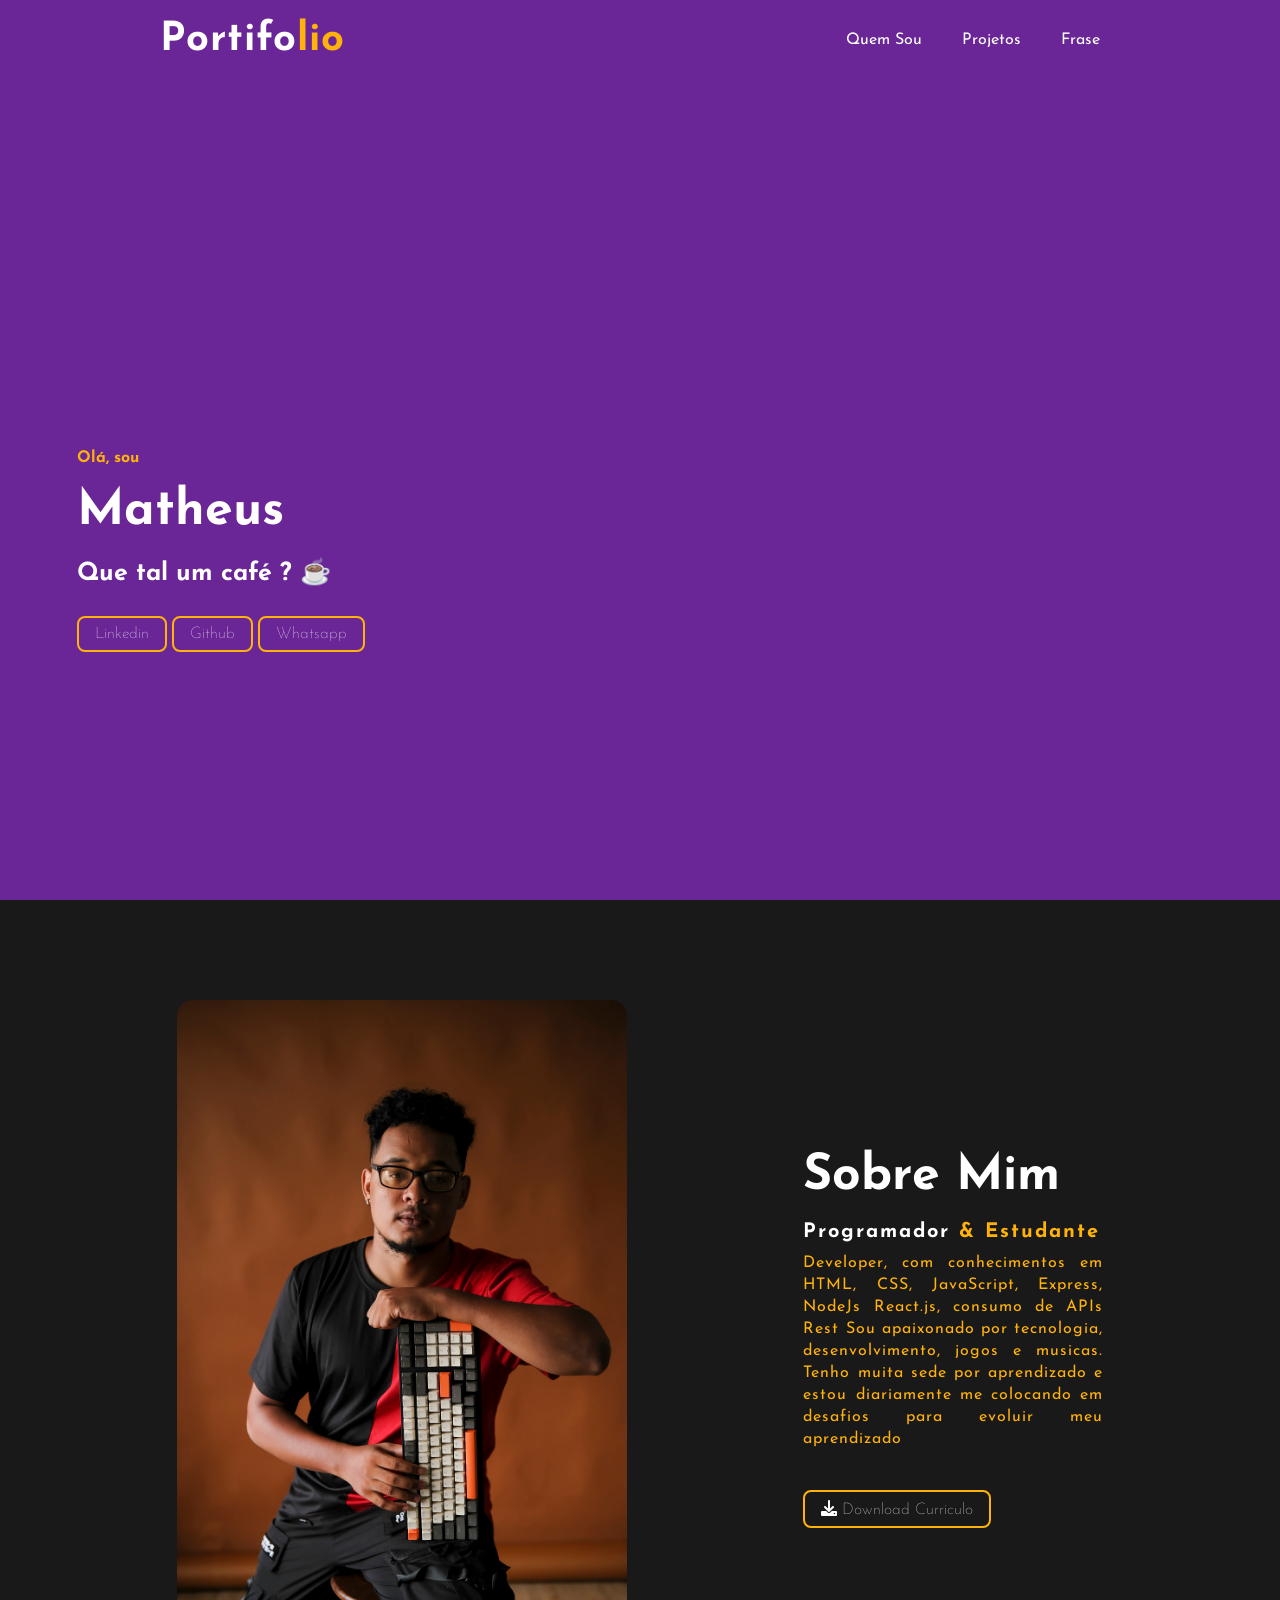
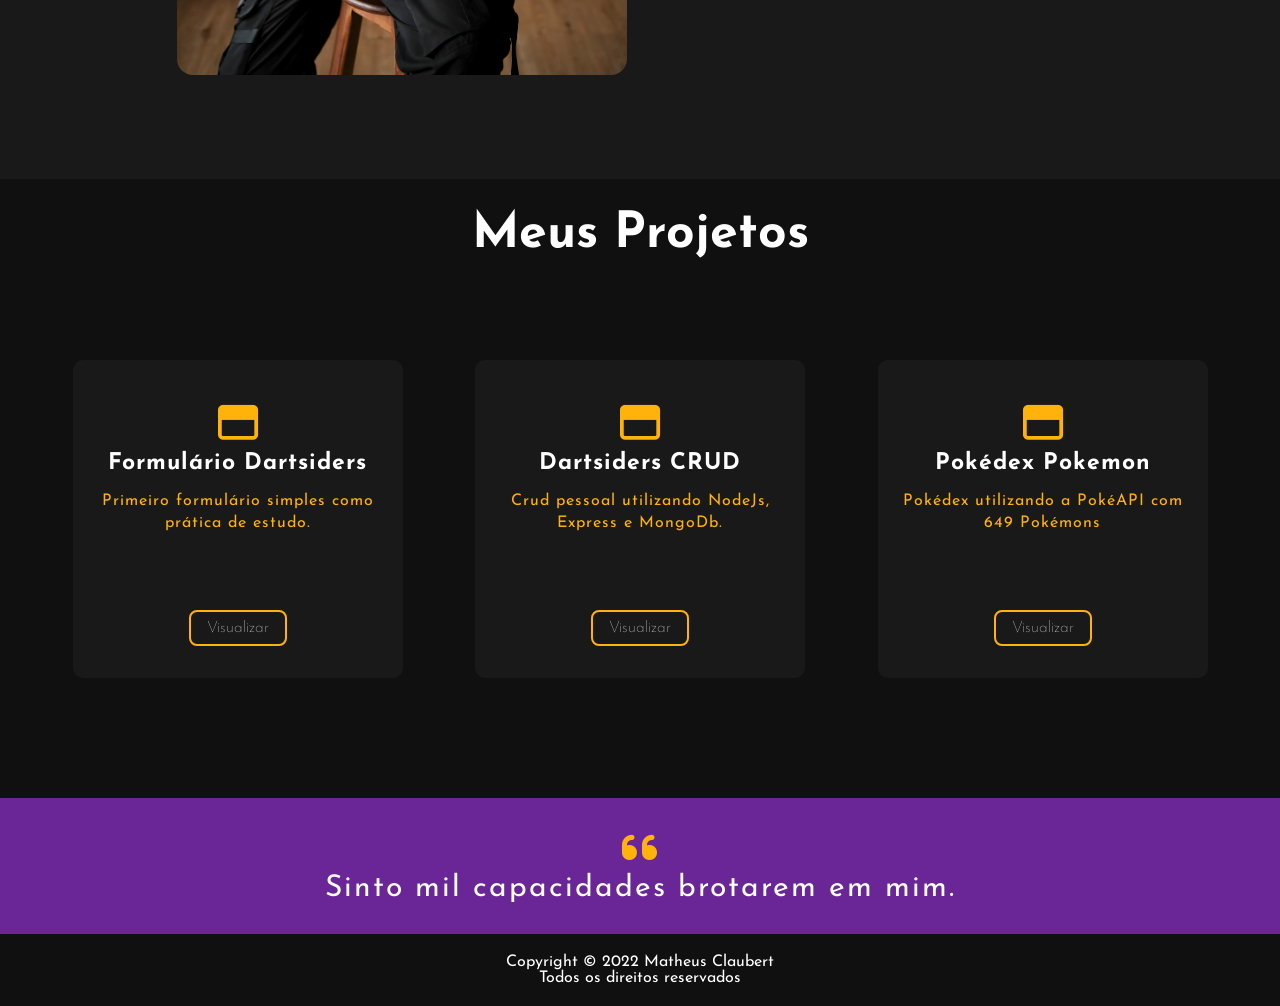
<file: index.html>
<!DOCTYPE html>
<html lang="pt-br">
  <head>
    <meta charset="UTF-8" />
    <meta http-equiv="X-UA-Compatible" content="IE=edge" />
    <meta name="viewport" content="width=device-width, initial-scale=1.0" />
    <title>Portifolio</title>
    <link rel="shortcut icon" href="imagens/favicon.png" type="image/x-icon">
    <!--  Css -->
    <!---->
    <!-- icons -->
    <link
      rel="stylesheet"
      href="https://cdn.jsdelivr.net/npm/bootstrap-icons@1.9.1/font/bootstrap-icons.css"
    />

    <link rel="stylesheet" href="css/style.css" />
    <!-- Link para os icones  -->
    <link
      rel="stylesheet"
      href="https://cdnjs.cloudflare.com/ajax/libs/font-awesome/6.0.0/css/all.min.css"
      integrity="sha512-9usAa10IRO0HhonpyAIVpjrylPvoDwiPUiKdWk5t3PyolY1cOd4DSE0Ga+ri4AuTroPR5aQvXU9xC6qOPnzFeg=="
      crossorigin="anonymous"
      referrerpolicy="no-referrer"
    />

    <!-- Fonte -->
    <link rel="preconnect" href="https://fonts.googleapis.com" />
    <link rel="preconnect" href="https://fonts.gstatic.com" crossorigin />
    <link
      href="https://fonts.googleapis.com/css2?family=Josefin+Sans:wght@200;300;700&display=swap"
      rel="stylesheet"
    />
  </head>

  <body>
    <div class="background">
      <header class="header">
        <div class="menu">
          <a href="#">
            <div>
              <h2 id="logo">
            
                Portifo<span class="cor-text-secundario">lio</span>
              </h2>
            </div>
          </a>

          <nav>
            <ul class="nav-list">
              <li><a href="#sobre">Quem Sou</a></li>
              <li><a href="#projetos">Projetos</a></li>
              <li><a href="#frases">Frase</a></li>
            </ul>
          </nav>
        </div>
      </header>

      <div class="boas-vindas">
        
        <h4 class="cor-text-secundario">Olá, sou</h4>
        <h1 id="txt">
          <p>Matheus <span class="typed-text"></span><span class="cursor">&nbsp;</span></p>
       </h1>
        <h3>Que tal um café ? ☕</h3 >
        <div>
        </div>
          <a href="https://www.linkedin.com/in/matheus-claubert-8613b0152"target="_blank" rel="external" class="btn">Linkedin</a>
          <a href="https://github.com/MatheusClaubert"target="_blank" rel="external" class="btn">Github</a>
          <a href="https://contate.me/dev-matheusclaubert"target="_blank" rel="external" class="btn">Whatsapp</a>
        </div>
      </div>
    </div>
    <!-- Fim do background-->

    <!-- Seção SOBRE MIM ------------------- -->
    <section id="sobre">
      <div class="main">
        <figure>
          <img src="imagens/DSCF0389.JPG" alt="" style="border-radius: 1em" />
        </figure>

        <div class="sobre-texto">
          <h2>Sobre Mim</h2>
          <h5>
            Programador <span class="cor-text-secundario">& Estudante</span>
          </h5>
          <p>
            Developer, com conhecimentos em HTML, CSS, JavaScript, Express, NodeJs 
            React.js, consumo de APIs Rest Sou apaixonado por tecnologia, desenvolvimento, 
            jogos e musicas. Tenho muita sede por aprendizado e estou diariamente me colocando em desafios para evoluir meu aprendizado
          </p>
          <a href="curriculo/Matheus Claubert -Front-end.pdf" target="_blank" rel="external" class="btn">
            <i class="fa-solid fa-download"></i>
            Download Curriculo</a
          >
        </div>
      </div>
    </section>

    <!-- Serviços  -->
    <section class="servico" id="projetos">
      <header class="titulo">
        <h2>Meus Projetos</h2>
      </header>

      <!--  Cards -->
      <div class="box">
        <!-- card -->
        <div class="card">
          <i class="fa-regular fa-window-maximize"></i>
          <h5>Formulário Dartsiders</h5>
          <p>
            Primeiro formulário simples como prática de estudo.
          </p>

          <div>
            <a href="https://cranky-liskov-458692.netlify.app/"target="_blank" rel="external" class="btn"
              >Visualizar</a
            >
          </div>
        </div>
        <!-- card -->
        <div class="card">
          <i class="fa-regular fa-window-maximize"></i>
          <h5>Dartsiders CRUD</h5>
          <p>
            Crud pessoal utilizando NodeJs, Express e MongoDb.
          </p>
          <div>
            <a href="https://crud-dartsiders.herokuapp.com/"target="_blank" rel="external"class="btn"
              >Visualizar</a
            >
          </div>
        </div>
        <!-- card -->
        <div class="card">
          <i class="fa-regular fa-window-maximize"></i>
          <h5>Pokédex Pokemon</h5>
          <p>
            Pokédex utilizando a PokéAPI com 649 Pokémons
          </p>

          <div>
            <a href="https://pokedexdart.netlify.app/"target="_blank" rel="external"class="btn">Visualizar</a>
          </div>
        </div>
      </div>
    </section>
  
    <!--  Frase  -->
    <section class="frase" id="frases">
      <p id="aspas">
        <i class="fa-solid fa-quote-left cor-text-secundario"></i>
      </p>
      <p id="texto">Sinto mil capacidades brotarem em mim.</p>
    </section>
 
    <!--  Rodape -->
    <footer>
      <p>Copyright © 2022 Matheus Claubert</p>
      <p>Todos os direitos reservados</p>
    </footer>
    <div>
      <ul class="circles">
        <li></li>
        <li></li>
        <li></li>
        <li></li>
        <li></li>
        <li></li>
        <li></li>
        <li></li>
        <li></li>
        <li></li>
      </ul>
    </div>
    <script src="js/script.js"></script>
  </body>
</html>
</file>
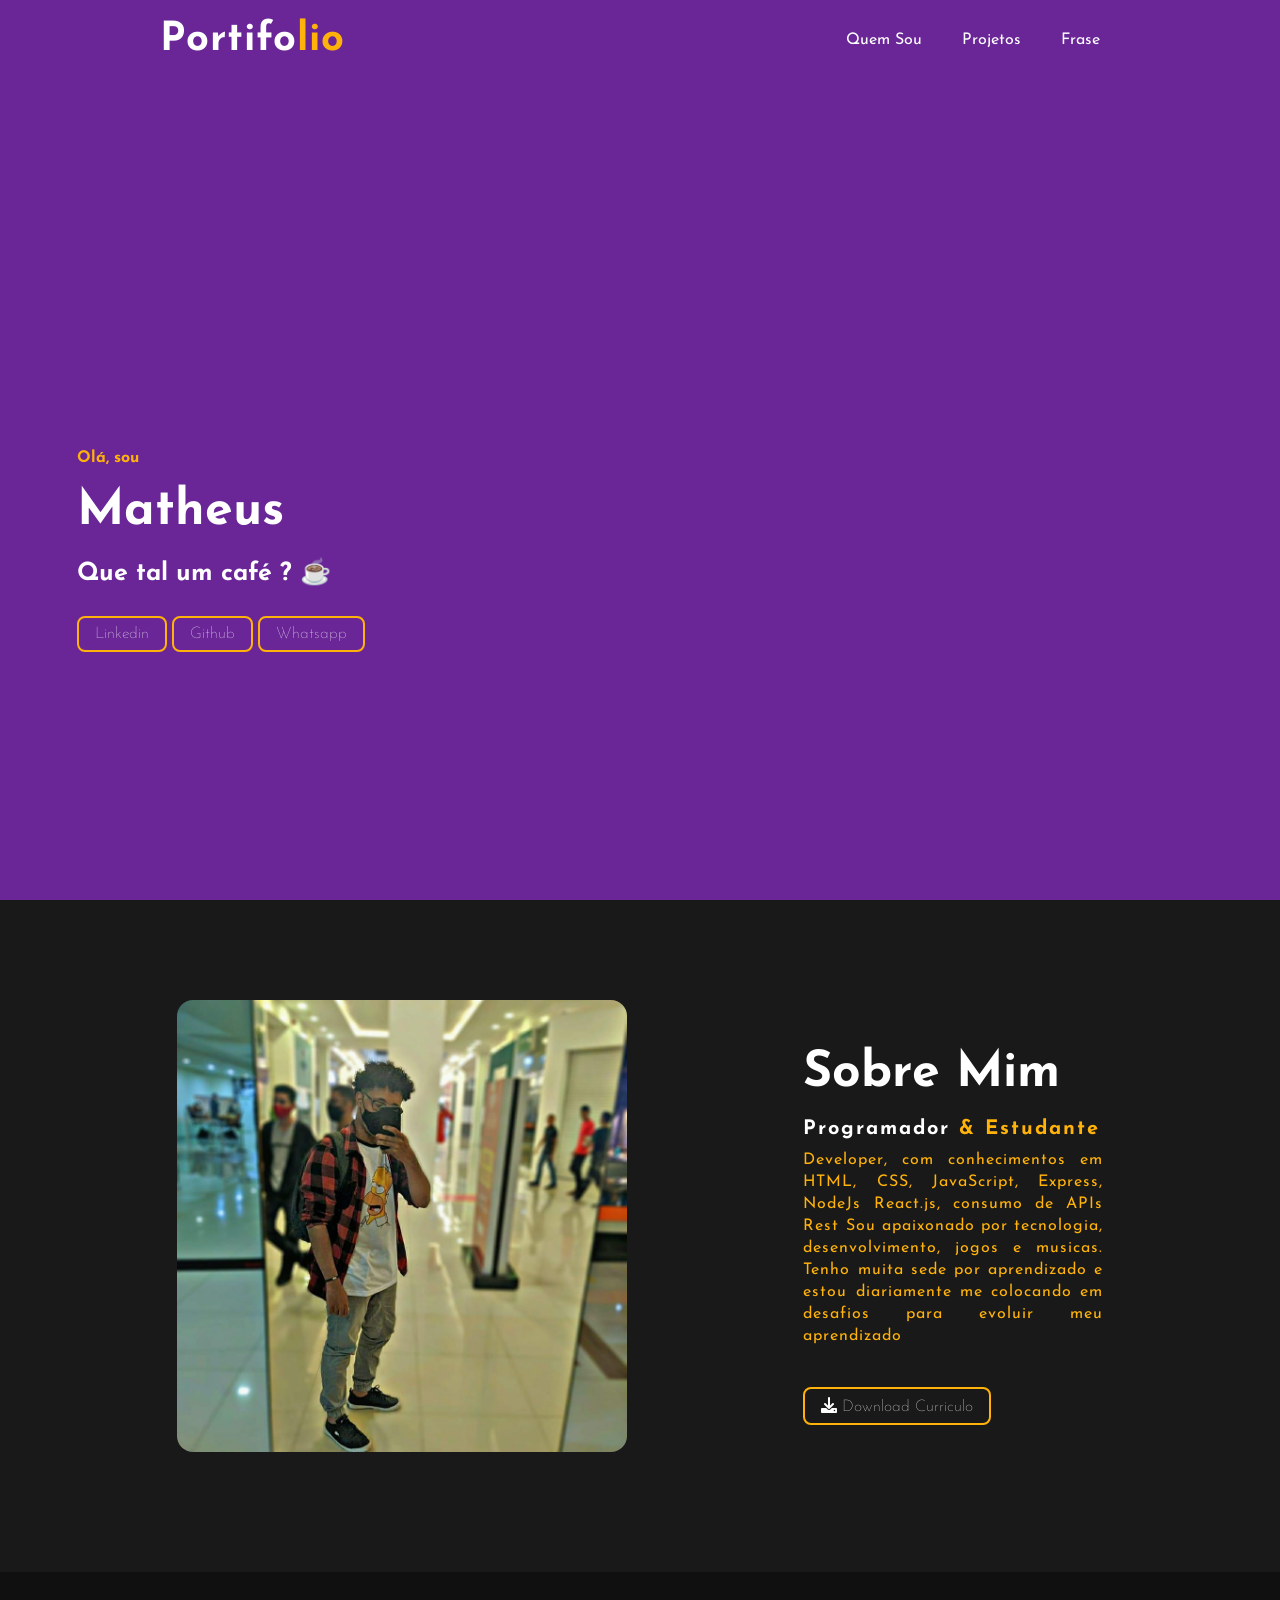
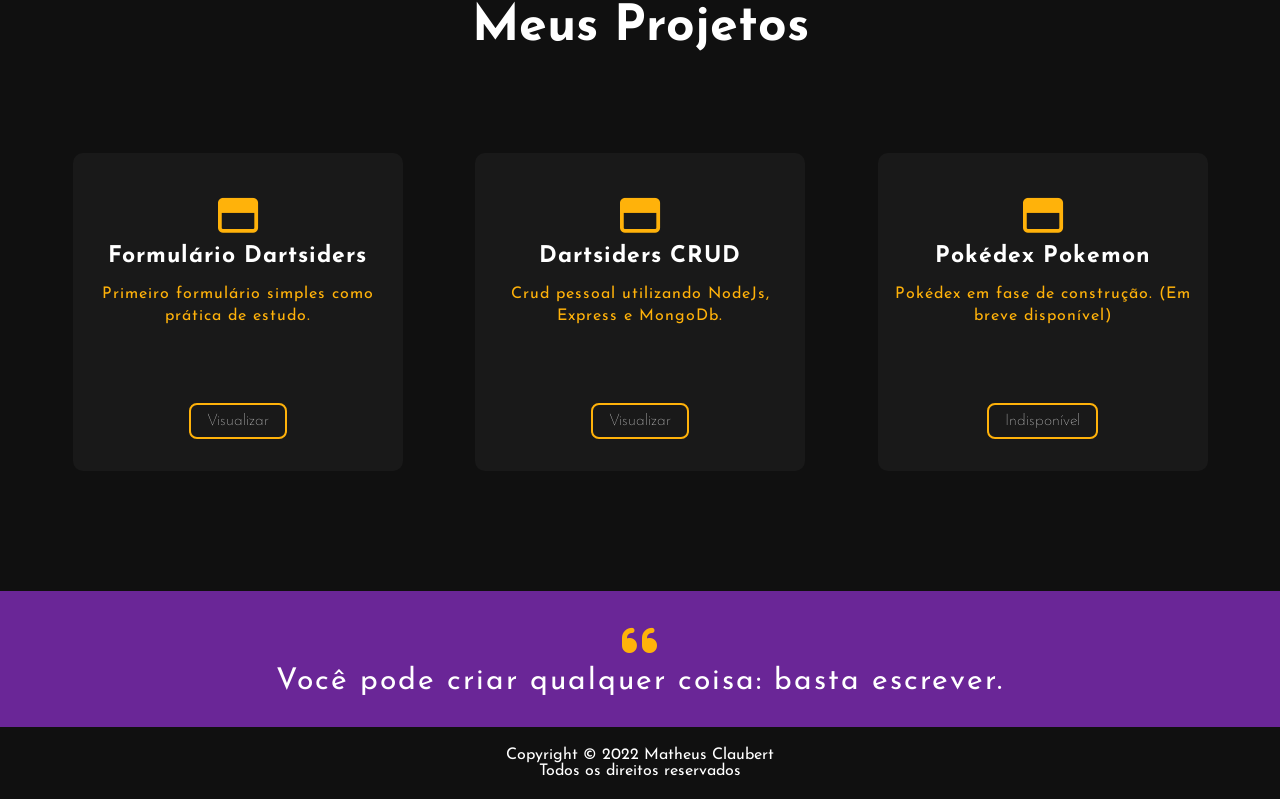
<file: portfolio-main/index.html>
<!DOCTYPE html>
<html lang="pt-br">
  <head>
    <meta charset="UTF-8" />
    <meta http-equiv="X-UA-Compatible" content="IE=edge" />
    <meta name="viewport" content="width=device-width, initial-scale=1.0" />
    <title>Portifolio</title>
    <link rel="shortcut icon" href="imagens/favicon.png" type="image/x-icon">
    <!--  Css -->
    <!---->
    <!-- icons -->
    <link
      rel="stylesheet"
      href="https://cdn.jsdelivr.net/npm/bootstrap-icons@1.9.1/font/bootstrap-icons.css"
    />

    <link rel="stylesheet" href="css/style.css" />
    <!-- Link para os icones  -->
    <link
      rel="stylesheet"
      href="https://cdnjs.cloudflare.com/ajax/libs/font-awesome/6.0.0/css/all.min.css"
      integrity="sha512-9usAa10IRO0HhonpyAIVpjrylPvoDwiPUiKdWk5t3PyolY1cOd4DSE0Ga+ri4AuTroPR5aQvXU9xC6qOPnzFeg=="
      crossorigin="anonymous"
      referrerpolicy="no-referrer"
    />

    <!-- Fonte -->
    <link rel="preconnect" href="https://fonts.googleapis.com" />
    <link rel="preconnect" href="https://fonts.gstatic.com" crossorigin />
    <link
      href="https://fonts.googleapis.com/css2?family=Josefin+Sans:wght@200;300;700&display=swap"
      rel="stylesheet"
    />
  </head>

  <body>
    <div class="background">
      <header>
        <div class="menu">
          <div>
            <h2 id="logo">
              Portifo<span class="cor-text-secundario">lio</span>
            </h2>
          </div>

          <nav>
            <ul class="nav-list">
              <li><a href="#sobre">Quem Sou</a></li>
              <li><a href="#projetos">Projetos</a></li>
              <li><a href="#frases">Frase</a></li>
            </ul>
          </nav>
        </div>
      </header>

      <div class="boas-vindas">
        
        <h4 class="cor-text-secundario">Olá, sou</h4>
        <h1 id="txt">
          <p>Matheus <span class="typed-text"></span><span class="cursor">&nbsp;</span></p>
       </h1>
        <h3>Que tal um café ? ☕</h3 >
        <div>
        </div>
          <a href="https://www.linkedin.com/in/matheus-claubert-8613b0152"target="_blank" rel="external" class="btn">Linkedin</a>
          <a href="https://github.com/MatheusClaubert"target="_blank" rel="external" class="btn">Github</a>
          <a href="https://contate.me/dev-matheusclaubert"target="_blank" rel="external" class="btn">Whatsapp</a>
        </div>
      </div>
    </div>
    <!-- Fim do background-->

    <!-- Seção SOBRE MIM ------------------- -->
    <section id="sobre">
      <div class="main">
        <figure>
          <img src="imagens/eu.jpg" alt="" style="border-radius: 1em" />
        </figure>

        <div class="sobre-texto">
          <h2>Sobre Mim</h2>
          <h5>
            Programador <span class="cor-text-secundario">& Estudante</span>
          </h5>
          <p>
            Developer, com conhecimentos em HTML, CSS, JavaScript, Express, NodeJs 
            React.js, consumo de APIs Rest Sou apaixonado por tecnologia, desenvolvimento, 
            jogos e musicas. Tenho muita sede por aprendizado e estou diariamente me colocando em desafios para evoluir meu aprendizado
          </p>
          <a href="curriculo/MatheusClaubert.pdf" class="btn">
            <i class="fa-solid fa-download"></i>
            Download Curriculo</a
          >
        </div>
      </div>
    </section>

    <!-- Serviços  -->
    <section class="servico" id="projetos">
      <header class="titulo">
        <h2>Meus Projetos</h2>
      </header>

      <!--  Cards -->
      <div class="box">
        <!-- card -->
        <div class="card">
          <i class="fa-regular fa-window-maximize"></i>
          <h5>Formulário Dartsiders</h5>
          <p>
            Primeiro formulário simples como prática de estudo.
          </p>

          <div>
            <a href="https://cranky-liskov-458692.netlify.app/"target="_blank" rel="external" class="btn"
              >Visualizar</a
            >
          </div>
        </div>
        <!-- card -->
        <div class="card">
          <i class="fa-regular fa-window-maximize"></i>
          <h5>Dartsiders CRUD</h5>
          <p>
            Crud pessoal utilizando NodeJs, Express e MongoDb.
          </p>
          <div>
            <a href="https://crud-dartsiders.herokuapp.com/"target="_blank" rel="external"class="btn"
              >Visualizar</a
            >
          </div>
        </div>
        <!-- card -->
        <div class="card">
          <i class="fa-regular fa-window-maximize"></i>
          <h5>Pokédex Pokemon</h5>
          <p>
            Pokédex em fase de construção. (Em breve disponível)
          </p>

          <div>
            <a class="btn">Indisponível</a>
          </div>
        </div>
      </div>
    </section>
  
    <!--  Frase  -->
    <section class="frase" id="frases">
      <p id="aspas">
        <i class="fa-solid fa-quote-left cor-text-secundario"></i>
      </p>
      <p id="texto">Você pode criar qualquer coisa: basta escrever.</p>
    </section>
 
    <!--  Rodape -->
    <footer>
      <p>Copyright © 2022 Matheus Claubert</p>
      <p>Todos os direitos reservados</p>
    </footer>
    <div>
      <ul class="circles">
        <li></li>
        <li></li>
        <li></li>
        <li></li>
        <li></li>
        <li></li>
        <li></li>
        <li></li>
        <li></li>
        <li></li>
      </ul>
    </div>
    <script src="js/script.js"></script>
  </body>
</html>
</file>
<file: css/style.css>
/* Configuração ------------ */
* {
  margin: 0;
  padding: 0;
  scroll-behavior: smooth;
  /* transition: 1s; */
}

a {
  text-decoration: none;
}
body {
  color: rgb(255, 255, 255);
  font-family: "Josefin Sans", sans-serif;

  /* background-color: #268e97;*/
}
.typed-text {
  color: #ffb20a;
}
/* */
@import url("https://fonts.googleapis.com/css2?family=Josefin+Sans");

* {
  margin: 0;
  padding: 0;
  box-sizing: border-box;
}
body {
  font-family: "Josefin Sans", sans-serif;
}

.container p span.cursor {
  display: inline-block;
  background-color: #ccc;
  margin-left: 0.1rem;
  width: 3px;
  animation: blink 1s infinite;
}
.container p span.cursor.typing {
  animation: none;
}
@keyframes blink {
  0% {
    background-color: #ccc;
  }
  49% {
    background-color: #ccc;
  }
  50% {
    background-color: transparent;
  }
  99% {
    background-color: transparent;
  }
  100% {
    background-color: #ccc;
  }
}
/*  Background */
.background {
  /* background: #6a2697; */
  background: -webkit-linear-gradient(to left, #6a00f5, #bd80fa);
  width: 100%;
}

.circles {
  position: fixed;
  top: 0px;
  left: 0px;
  width: 100%;
  height: 100%;
  overflow: hidden;
  z-index: -1;
}

.circles li {
  position: absolute;
  display: block;
  list-style: none;
  width: 20px;
  height: 20px;
  background: rgba(255, 255, 255, 0.2);
  animation: animate 25s linear infinite;
  bottom: -150px;
}

.circles li:nth-child(1) {
  left: 25%;
  width: 80px;
  height: 80px;
  animation-delay: 0s;
}

.circles li:nth-child(2) {
  left: 10%;
  width: 20px;
  height: 20px;
  animation-delay: 2s;
  animation-duration: 12s;
}

.circles li:nth-child(3) {
  left: 70%;
  width: 20px;
  height: 20px;
  animation-delay: 4s;
}

.circles li:nth-child(4) {
  left: 40%;
  width: 60px;
  height: 60px;
  animation-delay: 0s;
  animation-duration: 18s;
}

.circles li:nth-child(5) {
  left: 65%;
  width: 20px;
  height: 20px;
  animation-delay: 0s;
}

.circles li:nth-child(6) {
  left: 75%;
  width: 110px;
  height: 110px;
  animation-delay: 3s;
}

.circles li:nth-child(7) {
  left: 35%;
  width: 150px;
  height: 150px;
  animation-delay: 7s;
}

.circles li:nth-child(8) {
  left: 50%;
  width: 25px;
  height: 25px;
  animation-delay: 15s;
  animation-duration: 45s;
}

.circles li:nth-child(9) {
  left: 20%;
  width: 15px;
  height: 15px;
  animation-delay: 2s;
  animation-duration: 35s;
}

.circles li:nth-child(10) {
  left: 85%;
  width: 150px;
  height: 150px;
  animation-delay: 0s;
  animation-duration: 11s;
}

@keyframes animate {
  0% {
    transform: translateY(0) rotate(0deg);
    opacity: 1;
    border-radius: 0;
  }

  100% {
    transform: translateY(-1000px) rotate(720deg);
    opacity: 0;
    border-radius: 50%;
  }
}

.cor-text-secundario {
  color: #ffb20a;
}

/* Cabeçalho nav */

.nav-list {
  display: flex;
  list-style: none;
}

.nav-list a {
  color: white;
  padding: 20px;
}

#logo {
  color: white;
  font-size: 40px;
  letter-spacing: 1px;
  cursor: pointer;
}

.boas-vindas {
  position: absolute;
  top: 50%;
  left: 6%;
}

.boas-vindas h1 {
  margin: 20px 0px;
  font-size: 50px;
}

.boas-vindas h3 {
  font-size: 25px;
  margin-bottom: 30px;
}

.btn {
  background-color: transparent;
  border: 2px solid #ffb20a;
  /* padding: 50px; */
  padding: 0.5em 1em;
  border-radius: 0.5em;
  cursor: pointer;
  color: white;
  display: inline-block;
  font-weight: 100;
}

.btn:hover {
  background-color: #ffb20a;
  /* font-weight: bold; */
  font-weight: 900;
  color: black;
}

/*  Sobre mim ******************** */
#sobre {
  width: 100%;
  background-color: #191919;
  padding: 100px 0px;
  z-index: 10;
}
.main {
  display: flex;
  align-items: center;
  justify-content: space-evenly;
  flex-wrap: wrap;
}
#sobre img {
  height: auto;
  width: 450px;
}
.sobre-texto {
  width: 300px;
}

.sobre-texto h2 {
  font-size: 50px;
  margin-bottom: 20px;
}

.sobre-texto h5 {
  font-size: 20px;
  letter-spacing: 2px;
  margin-bottom: 10px;
}

.sobre-texto p {
  color: #ffb20a;
  letter-spacing: 1px;
  font-size: 16px;
  line-height: 22px;
  margin-bottom: 40px;
  text-align: justify;
}
.sobre-texto a {
  color: white;
}

/*  Serviços ******************* */

.servico {
  width: 100%;
  background-color: #101010;
}

.servico .titulo {
  padding-top: 30px;
}

.servico .titulo h2 {
  font-size: 50px;
  text-align: center;
}

/* Card */
.box {
  padding: 100px 0px;
  display: flex;
  justify-content: space-evenly;
  flex-wrap: wrap;
}

.card {
  width: 330px;
  min-height: 300px;
  border-radius: 10px;
  padding: 2em 0em;
  text-align: center;
  background-color: #191919;
  margin-bottom: 20px;
  display: flex;
  flex-direction: column;
  justify-content: space-evenly;
  align-items: center;
}
.card:hover {
  box-shadow: 1px 1px 0px #ffb20a;
}
.card i {
  font-size: 40px;
  color: #ffb20a;
  padding: 10px 0px;
}

.card h5 {
  font-size: 23px;
  margin-bottom: 15px;
  letter-spacing: 1px;
}

.card p {
  /* padding: 0px 20px; */
  width: 90%;
  height: 120px;
  color: #ffb20a;
  letter-spacing: 1px;
  line-height: 22px;
  /* margin-bottom: 30px; */
}
.card a {
  color: white;
}
/* .card > * {
  background: linear-gradient(45deg, #000, #555);
} */
/*  Frase ****************** */

.frase {
  /* background-image: url(../imagens/bg-2.jpg); */
  /* background-attachment: fixed; */
  /* background-size: cover; */
  /* background-repeat: no-repeat; */
  width: 100%;
  padding: 30px 0px;
}

.frase p {
  width: 60%;
  text-align: center;
  margin: 0 auto;
}

#aspas {
  font-size: 40px;
}

.frase #texto {
  font-size: 30px;
  letter-spacing: 2px;
}
.box.contato {
  padding: 100px 0px;
  display: flex;
  justify-content: space-evenly;
  flex-wrap: wrap;
}

/* Footer ******** */
footer {
  background-color: #101010;
  width: 100%;
  text-align: center;
  padding: 20px 0px;
}

/* Configuração ------------ */
* {
  margin: 0;
  padding: 0;
  scroll-behavior: smooth;
  /* transition: 1s; */
}

a {
  text-decoration: none;
}
body {
  color: rgb(255, 255, 255);
  font-family: "Josefin Sans", sans-serif;
  background-color: #6a2697;
}
.typed-text {
  color: #ffb20a;
}
/* */
@import url("https://fonts.googleapis.com/css2?family=Josefin+Sans");

* {
  margin: 0;
  padding: 0;
  box-sizing: border-box;
}
body {
  font-family: "Josefin Sans", sans-serif;
}

.container p span.cursor {
  display: inline-block;
  background-color: #ccc;
  margin-left: 0.1rem;
  width: 3px;
  animation: blink 1s infinite;
}
.container p span.cursor.typing {
  animation: none;
}
@keyframes blink {
  0% {
    background-color: #ccc;
  }
  49% {
    background-color: #ccc;
  }
  50% {
    background-color: transparent;
  }
  99% {
    background-color: transparent;
  }
  100% {
    background-color: #ccc;
  }
}
/*  Background */
.background {
  /* background: #6a2697; */
  background: -webkit-linear-gradient(to left, #6a00f5, #bd80fa);
  width: 100%;
  height: 100vh;
}

.circles {
  position: fixed;
  top: 0px;
  left: 0px;
  width: 100%;
  height: 100%;
  overflow: hidden;
  z-index: -1;
}

.circles li {
  position: absolute;
  display: block;
  list-style: none;
  width: 20px;
  height: 20px;
  background: rgba(255, 255, 255, 0.2);
  animation: animate 25s linear infinite;
  bottom: -150px;
}

.circles li:nth-child(1) {
  left: 25%;
  width: 80px;
  height: 80px;
  animation-delay: 0s;
}

.circles li:nth-child(2) {
  left: 10%;
  width: 20px;
  height: 20px;
  animation-delay: 2s;
  animation-duration: 12s;
}

.circles li:nth-child(3) {
  left: 70%;
  width: 20px;
  height: 20px;
  animation-delay: 4s;
}

.circles li:nth-child(4) {
  left: 40%;
  width: 60px;
  height: 60px;
  animation-delay: 0s;
  animation-duration: 18s;
}

.circles li:nth-child(5) {
  left: 65%;
  width: 20px;
  height: 20px;
  animation-delay: 0s;
}

.circles li:nth-child(6) {
  left: 75%;
  width: 110px;
  height: 110px;
  animation-delay: 3s;
}

.circles li:nth-child(7) {
  left: 35%;
  width: 150px;
  height: 150px;
  animation-delay: 7s;
}

.circles li:nth-child(8) {
  left: 50%;
  width: 25px;
  height: 25px;
  animation-delay: 15s;
  animation-duration: 45s;
}

.circles li:nth-child(9) {
  left: 20%;
  width: 15px;
  height: 15px;
  animation-delay: 2s;
  animation-duration: 35s;
}

.circles li:nth-child(10) {
  left: 85%;
  width: 150px;
  height: 150px;
  animation-delay: 0s;
  animation-duration: 11s;
}

@keyframes animate {
  0% {
    transform: translateY(0) rotate(0deg);
    opacity: 1;
    border-radius: 0;
  }

  100% {
    transform: translateY(-1000px) rotate(720deg);
    opacity: 0;
    border-radius: 50%;
  }
}

.cor-text-secundario {
  color: #ffb20a;
}

/* Cabeçalho */
.header {
  width: 100%;
  background-color: #6a2697;
  position: fixed;
  top: 0;
  left: 0;
  z-index: 2;
}
.menu {
  display: flex;
  align-items: center;
  justify-content: space-between;
  flex-wrap: wrap;
  max-width: 960px;
  margin: 0 auto;
  padding-top: 20px;
}

.nav-list {
  display: flex;
  list-style: none;
}

.nav-list a {
  color: white;
  padding: 20px;
}

#logo {
  color: white;
  font-size: 40px;
  letter-spacing: 1px;
  cursor: pointer;
}

.boas-vindas {
  position: absolute;
  top: 50%;
  left: 6%;
}

.boas-vindas h1 {
  margin: 20px 0px;
  font-size: 50px;
}

.boas-vindas h3 {
  font-size: 25px;
  margin-bottom: 30px;
}

.btn {
  background-color: transparent;
  border: 2px solid #ffb20a;
  /* padding: 50px; */
  padding: 0.5em 1em;
  border-radius: 0.5em;
  cursor: pointer;
  color: white;
  display: inline-block;
  font-weight: 100;
}

.btn:hover {
  background-color: #ffb20a;
  /* font-weight: bold; */
  font-weight: 900;
  color: black;
}

/*  Sobre mim ******************** */
#sobre {
  width: 100%;
  background-color: #191919;
  padding: 100px 0px;
  z-index: 10;
}
.main {
  display: flex;
  align-items: center;
  justify-content: space-evenly;
  flex-wrap: wrap;
}
#sobre img {
  height: auto;
  width: 450px;
}
.sobre-texto {
  width: 300px;
}

.sobre-texto h2 {
  font-size: 50px;
  margin-bottom: 20px;
}

.sobre-texto h5 {
  font-size: 20px;
  letter-spacing: 2px;
  margin-bottom: 10px;
}

.sobre-texto p {
  color: #ffb20a;
  letter-spacing: 1px;
  font-size: 16px;
  line-height: 22px;
  margin-bottom: 40px;
  text-align: justify;
}
.sobre-texto a {
  color: white;
}

/*  Serviços ******************* */

.servico {
  width: 100%;
  background-color: #101010;
}

/* Card */
.box {
  padding: 100px 0px;
  display: flex;
  justify-content: space-evenly;
  flex-wrap: wrap;
}

.card {
  width: 330px;
  min-height: 300px;
  border-radius: 10px;
  padding: 2em 0em;
  text-align: center;
  background-color: #191919;
  margin-bottom: 20px;
  display: flex;
  flex-direction: column;
  justify-content: space-evenly;
  align-items: center;
}
.card:hover {
  box-shadow: 1px 1px 0px #ffb20a;
}
.card i {
  font-size: 40px;
  color: #ffb20a;
  padding: 10px 0px;
}

.card h5 {
  font-size: 23px;
  margin-bottom: 15px;
  letter-spacing: 1px;
}

.card p {
  /* padding: 0px 20px; */
  width: 90%;
  height: 120px;
  color: #ffb20a;
  letter-spacing: 1px;
  line-height: 22px;
  /* margin-bottom: 30px; */
}
.card a {
  color: white;
}
/* .card > * {
  background: linear-gradient(45deg, #000, #555);
} */
/*  Frase ****************** */

.frase {
  /* background-image: url(../imagens/bg-2.jpg); */
  /* background-attachment: fixed; */
  /* background-size: cover; */
  /* background-repeat: no-repeat; */
  width: 100%;
  padding: 30px 0px;
}

.frase p {
  width: 60%;
  text-align: center;
  margin: 0 auto;
}

#aspas {
  font-size: 40px;
}

.frase #texto {
  font-size: 30px;
  letter-spacing: 2px;
}
.box.contato {
  padding: 100px 0px;
  display: flex;
  justify-content: space-evenly;
  flex-wrap: wrap;
}

/* Footer ******** */
footer {
  background-color: #101010;
  width: 100%;
  text-align: center;
  padding: 20px 0px;
}
</file>
<file: portfolio-main/css/style.css>
/* Configuração ------------ */
* {
  margin: 0;
  padding: 0;
  scroll-behavior: smooth;
  /* transition: 1s; */
}

a {
  text-decoration: none;
}
body {
  color: rgb(255, 255, 255);
  font-family: "Josefin Sans", sans-serif;
  background-color: #6a2697;
}
.typed-text {
  color:#ffb20a;  
}
/* */
@import url('https://fonts.googleapis.com/css2?family=Josefin+Sans');

* {
  margin: 0;
  padding: 0;
  box-sizing: border-box;
}
body {
  font-family: 'Josefin Sans', sans-serif;

}

.container p span.cursor {
  display: inline-block;
  background-color: #ccc;
  margin-left: 0.1rem;
  width: 3px;
  animation: blink 1s infinite;
  
}
.container p span.cursor.typing {
  animation: none;
  
}
@keyframes blink {
  0%  { background-color: #ccc; }
  49% { background-color: #ccc; }
  50% { background-color: transparent; }
  99% { background-color: transparent; }
  100%  { background-color: #ccc; }
}
/*  Background */
.background {
  /* background: #6a2697; */
  background: -webkit-linear-gradient(to left, #6a00f5, #bd80fa);
  width: 100%;
  height: 100vh;
}

.circles {
  position: fixed;
  top: 0px;
  left: 0px;
  width: 100%;
  height: 100%;
  overflow: hidden;
  z-index: -1;
}

.circles li {
  position: absolute;
  display: block;
  list-style: none;
  width: 20px;
  height: 20px;
  background: rgba(255, 255, 255, 0.2);
  animation: animate 25s linear infinite;
  bottom: -150px;
}

.circles li:nth-child(1) {
  left: 25%;
  width: 80px;
  height: 80px;
  animation-delay: 0s;
}

.circles li:nth-child(2) {
  left: 10%;
  width: 20px;
  height: 20px;
  animation-delay: 2s;
  animation-duration: 12s;
}

.circles li:nth-child(3) {
  left: 70%;
  width: 20px;
  height: 20px;
  animation-delay: 4s;
}

.circles li:nth-child(4) {
  left: 40%;
  width: 60px;
  height: 60px;
  animation-delay: 0s;
  animation-duration: 18s;
}

.circles li:nth-child(5) {
  left: 65%;
  width: 20px;
  height: 20px;
  animation-delay: 0s;
}

.circles li:nth-child(6) {
  left: 75%;
  width: 110px;
  height: 110px;
  animation-delay: 3s;
}

.circles li:nth-child(7) {
  left: 35%;
  width: 150px;
  height: 150px;
  animation-delay: 7s;
}

.circles li:nth-child(8) {
  left: 50%;
  width: 25px;
  height: 25px;
  animation-delay: 15s;
  animation-duration: 45s;
}

.circles li:nth-child(9) {
  left: 20%;
  width: 15px;
  height: 15px;
  animation-delay: 2s;
  animation-duration: 35s;
}

.circles li:nth-child(10) {
  left: 85%;
  width: 150px;
  height: 150px;
  animation-delay: 0s;
  animation-duration: 11s;
}

@keyframes animate {
  0% {
    transform: translateY(0) rotate(0deg);
    opacity: 1;
    border-radius: 0;
  }

  100% {
    transform: translateY(-1000px) rotate(720deg);
    opacity: 0;
    border-radius: 50%;
  }
}

.cor-text-secundario {
  color: #ffb20a;
}

/* Cabeçalho */

.menu {
  display: flex;
  align-items: center;
  justify-content: space-between;
  flex-wrap: wrap;
  max-width: 960px;
  margin: 0 auto;
  padding-top: 20px;
}

.nav-list {
  display: flex;
  list-style: none;
}

.nav-list a {
  color: white;
  padding: 20px;
}

#logo {
  color: white;
  font-size: 40px;
  letter-spacing: 1px;
  cursor: pointer;
}

.boas-vindas {
  position: absolute;
  top: 50%;
  left: 6%;
}

.boas-vindas h1 {
  margin: 20px 0px;
  font-size: 50px;
}

.boas-vindas h3 {
  font-size: 25px;
  margin-bottom: 30px;
}

.btn {
  background-color: transparent;
  border: 2px solid #ffb20a;
  /* padding: 50px; */
  padding: 0.5em 1em;
  border-radius: 0.5em;
  cursor: pointer;
  color: white;
  display: inline-block;
  font-weight: 100;
  
}

.btn:hover {
  background-color: #ffb20a;
  /* font-weight: bold; */
  font-weight: 900;
  color: black;
}

/*  Sobre mim ******************** */
#sobre {
  width: 100%;
  background-color: #191919;
  padding: 100px 0px;
  z-index: 10;
}
.main {
  display: flex;
  align-items: center;
  justify-content: space-evenly;
  flex-wrap: wrap;
}
#sobre img {
  height: auto;
  width: 450px;
  margin-bottom: 1em;
}
.sobre-texto {
  width: 300px;
}

.sobre-texto h2 {
  font-size: 50px;
  margin-bottom: 20px;
}

.sobre-texto h5 {
  font-size: 20px;
  letter-spacing: 2px;
  margin-bottom: 10px;
}

.sobre-texto p {
  color: #ffb20a;
  letter-spacing: 1px;
  font-size: 16px;
  line-height: 22px;
  margin-bottom: 40px;
  text-align: justify;
}
.sobre-texto a {
  color: white;
}

/*  Serviços ******************* */

.servico {
  width: 100%;
  background-color: #101010;
}

.servico .titulo {
  padding-top: 30px;
}

.servico .titulo h2 {
  font-size: 50px;
  text-align: center;
}

/* Card */
.box {
  padding: 100px 0px;
  display: flex;
  justify-content: space-evenly;
  flex-wrap: wrap;
}

.card {
  width: 330px;
  min-height: 300px;
  border-radius: 10px;
  padding: 2em 0em;
  text-align: center;
  background-color: #191919;
  margin-bottom: 20px;
  display: flex;
  flex-direction: column;
  justify-content: space-evenly;
  align-items: center;
}
.card:hover {
  box-shadow: 1px 1px 0px #ffb20a;
}
.card i {
  font-size: 40px;
  color: #ffb20a;
  padding: 10px 0px;
}

.card h5 {
  font-size: 23px;
  margin-bottom: 15px;
  letter-spacing: 1px;
}

.card p {
  /* padding: 0px 20px; */
  width: 90%;
  height: 120px;
  color: #ffb20a;
  letter-spacing: 1px;
  line-height: 22px;
  /* margin-bottom: 30px; */
}
.card a {
  color: white;
}
/* .card > * {
  background: linear-gradient(45deg, #000, #555);
} */
/*  Frase ****************** */

.frase {
  /* background-image: url(../imagens/bg-2.jpg); */
  /* background-attachment: fixed; */
  /* background-size: cover; */
  /* background-repeat: no-repeat; */
  width: 100%;
  padding: 30px 0px;
}

.frase p {
  width: 60%;
  text-align: center;
  margin: 0 auto;
}

#aspas {
  font-size: 40px;
}

.frase #texto {
  font-size: 30px;
  letter-spacing: 2px;
}
.box.contato {
  padding: 100px 0px;
  display: flex;
  justify-content: space-evenly;
  flex-wrap: wrap;
}

/* Footer ******** */
footer {
  background-color: #101010;
  width: 100%;
  text-align: center;
  padding: 20px 0px;
}
</file>
